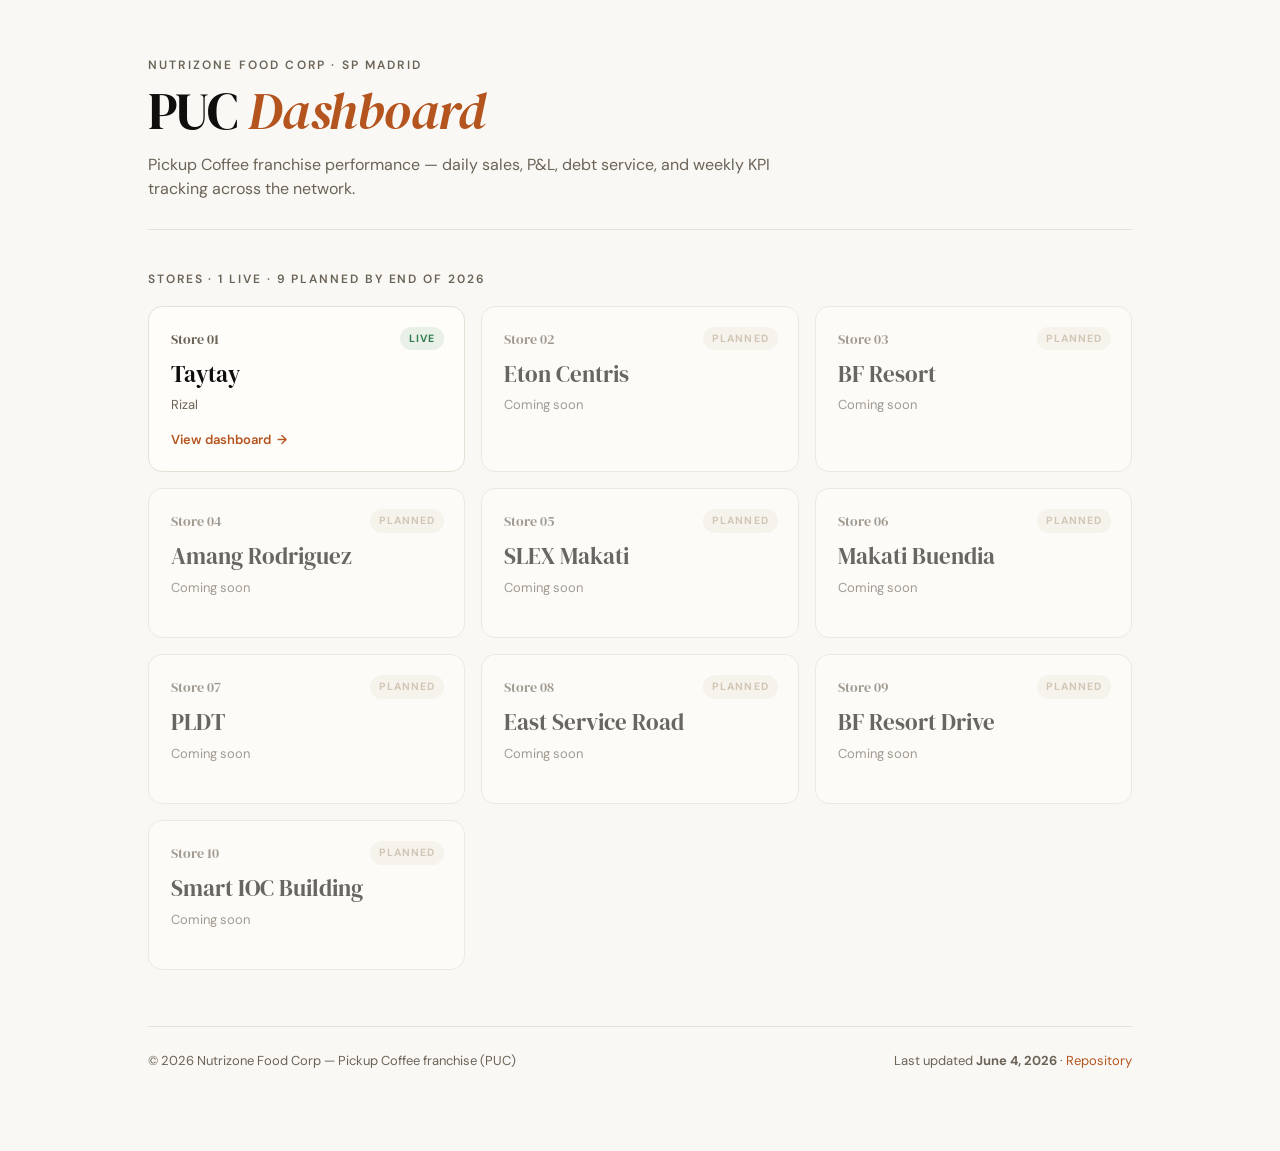
<file: index.html>
<!DOCTYPE html>
<html lang="en">
<head>
  <meta charset="UTF-8" />
  <meta name="viewport" content="width=device-width, initial-scale=1.0" />
  <title>PUC Dashboard — Nutrizone Food Corp</title>
  <link rel="preconnect" href="https://fonts.googleapis.com" />
  <link rel="preconnect" href="https://fonts.gstatic.com" crossorigin />
  <link href="https://fonts.googleapis.com/css2?family=DM+Serif+Display:ital@0;1&family=DM+Sans:opsz,wght@9..40,400;9..40,500;9..40,600;9..40,700&display=swap" rel="stylesheet" />
  <style>
    :root {
      --cream: #faf8f4;
      --ink: #0f0e0c;
      --muted: #6b6357;
      --line: #e6e0d6;
      --card: #fffdf9;
      --accent: #b4541f;
      --live: #2f7d4f;
      --planned: #b8a98f;
    }
    * { box-sizing: border-box; margin: 0; padding: 0; }
    body {
      font-family: "DM Sans", system-ui, sans-serif;
      background: var(--cream);
      color: var(--ink);
      line-height: 1.5;
      -webkit-font-smoothing: antialiased;
    }
    .wrap { max-width: 1040px; margin: 0 auto; padding: 56px 28px 80px; }

    header.masthead { border-bottom: 1px solid var(--line); padding-bottom: 28px; margin-bottom: 40px; }
    .brand-eyebrow {
      font-size: 12px; letter-spacing: 0.18em; text-transform: uppercase;
      color: var(--muted); font-weight: 600; margin-bottom: 10px;
    }
    h1 {
      font-family: "DM Serif Display", Georgia, serif;
      font-weight: 400; font-size: clamp(34px, 5vw, 52px);
      line-height: 1.05; letter-spacing: -0.01em;
    }
    h1 .accent { color: var(--accent); font-style: italic; }
    .subtitle { margin-top: 14px; color: var(--muted); font-size: 16px; max-width: 60ch; }

    .section-label {
      font-size: 12px; letter-spacing: 0.16em; text-transform: uppercase;
      color: var(--muted); font-weight: 600; margin-bottom: 18px;
    }

    .grid {
      display: grid; gap: 16px;
      grid-template-columns: repeat(auto-fill, minmax(240px, 1fr));
    }

    .store {
      display: block; text-decoration: none; color: inherit;
      background: var(--card); border: 1px solid var(--line);
      border-radius: 14px; padding: 22px 22px 20px;
      transition: transform .15s ease, box-shadow .15s ease, border-color .15s ease;
      position: relative; min-height: 150px;
    }
    .store.live:hover {
      transform: translateY(-3px);
      box-shadow: 0 10px 30px rgba(15,14,12,0.08);
      border-color: #d8cfc0;
    }
    .store.planned { opacity: 0.62; cursor: default; }

    .store .num {
      font-family: "DM Serif Display", serif; font-size: 14px;
      color: var(--muted); margin-bottom: 12px;
    }
    .store .name {
      font-family: "DM Serif Display", serif; font-size: 23px;
      line-height: 1.1; margin-bottom: 8px;
    }
    .store .meta { font-size: 13px; color: var(--muted); }

    .badge {
      position: absolute; top: 20px; right: 20px;
      font-size: 10.5px; letter-spacing: 0.1em; text-transform: uppercase;
      font-weight: 700; padding: 4px 9px; border-radius: 999px;
    }
    .badge.live { color: var(--live); background: rgba(47,125,79,0.10); }
    .badge.planned { color: var(--planned); background: rgba(184,169,143,0.16); }

    .store.live .cta {
      margin-top: 16px; font-size: 13px; font-weight: 600;
      color: var(--accent); display: inline-flex; align-items: center; gap: 6px;
    }
    .store.live .cta::after { content: "→"; transition: transform .15s ease; }
    .store.live:hover .cta::after { transform: translateX(3px); }

    footer {
      margin-top: 56px; padding-top: 24px; border-top: 1px solid var(--line);
      display: flex; flex-wrap: wrap; gap: 8px 24px; justify-content: space-between;
      font-size: 13px; color: var(--muted);
    }
    footer a { color: var(--accent); text-decoration: none; }
  </style>
</head>
<body>
  <div class="wrap">
    <header class="masthead">
      <div class="brand-eyebrow">Nutrizone Food Corp · SP Madrid</div>
      <h1>PUC <span class="accent">Dashboard</span></h1>
      <p class="subtitle">Pickup Coffee franchise performance — daily sales, P&amp;L, debt service, and weekly KPI tracking across the network.</p>
    </header>

    <div class="section-label">Stores · 1 live · 9 planned by end of 2026</div>
    <div class="grid">

      <a class="store live" href="stores/taytay/index.html">
        <span class="badge live">Live</span>
        <div class="num">Store 01</div>
        <div class="name">Taytay</div>
        <div class="meta">Rizal</div>
        <span class="cta">View dashboard</span>
      </a>

      <div class="store planned">
        <span class="badge planned">Planned</span>
        <div class="num">Store 02</div>
        <div class="name">Eton Centris</div>
        <div class="meta">Coming soon</div>
      </div>

      <div class="store planned">
        <span class="badge planned">Planned</span>
        <div class="num">Store 03</div>
        <div class="name">BF Resort</div>
        <div class="meta">Coming soon</div>
      </div>

      <div class="store planned">
        <span class="badge planned">Planned</span>
        <div class="num">Store 04</div>
        <div class="name">Amang Rodriguez</div>
        <div class="meta">Coming soon</div>
      </div>

      <div class="store planned">
        <span class="badge planned">Planned</span>
        <div class="num">Store 05</div>
        <div class="name">SLEX Makati</div>
        <div class="meta">Coming soon</div>
      </div>

      <div class="store planned">
        <span class="badge planned">Planned</span>
        <div class="num">Store 06</div>
        <div class="name">Makati Buendia</div>
        <div class="meta">Coming soon</div>
      </div>

      <div class="store planned">
        <span class="badge planned">Planned</span>
        <div class="num">Store 07</div>
        <div class="name">PLDT</div>
        <div class="meta">Coming soon</div>
      </div>

      <div class="store planned">
        <span class="badge planned">Planned</span>
        <div class="num">Store 08</div>
        <div class="name">East Service Road</div>
        <div class="meta">Coming soon</div>
      </div>

      <div class="store planned">
        <span class="badge planned">Planned</span>
        <div class="num">Store 09</div>
        <div class="name">BF Resort Drive</div>
        <div class="meta">Coming soon</div>
      </div>

      <div class="store planned">
        <span class="badge planned">Planned</span>
        <div class="num">Store 10</div>
        <div class="name">Smart IOC Building</div>
        <div class="meta">Coming soon</div>
      </div>

    </div>

    <footer>
      <span>© 2026 Nutrizone Food Corp — Pickup Coffee franchise (PUC)</span>
      <span>Last updated <strong>June 4, 2026</strong> · <a href="https://github.com/angelo-madrid/PUC_Dashboard">Repository</a></span>
    </footer>
  </div>
</body>
</html>
</file>
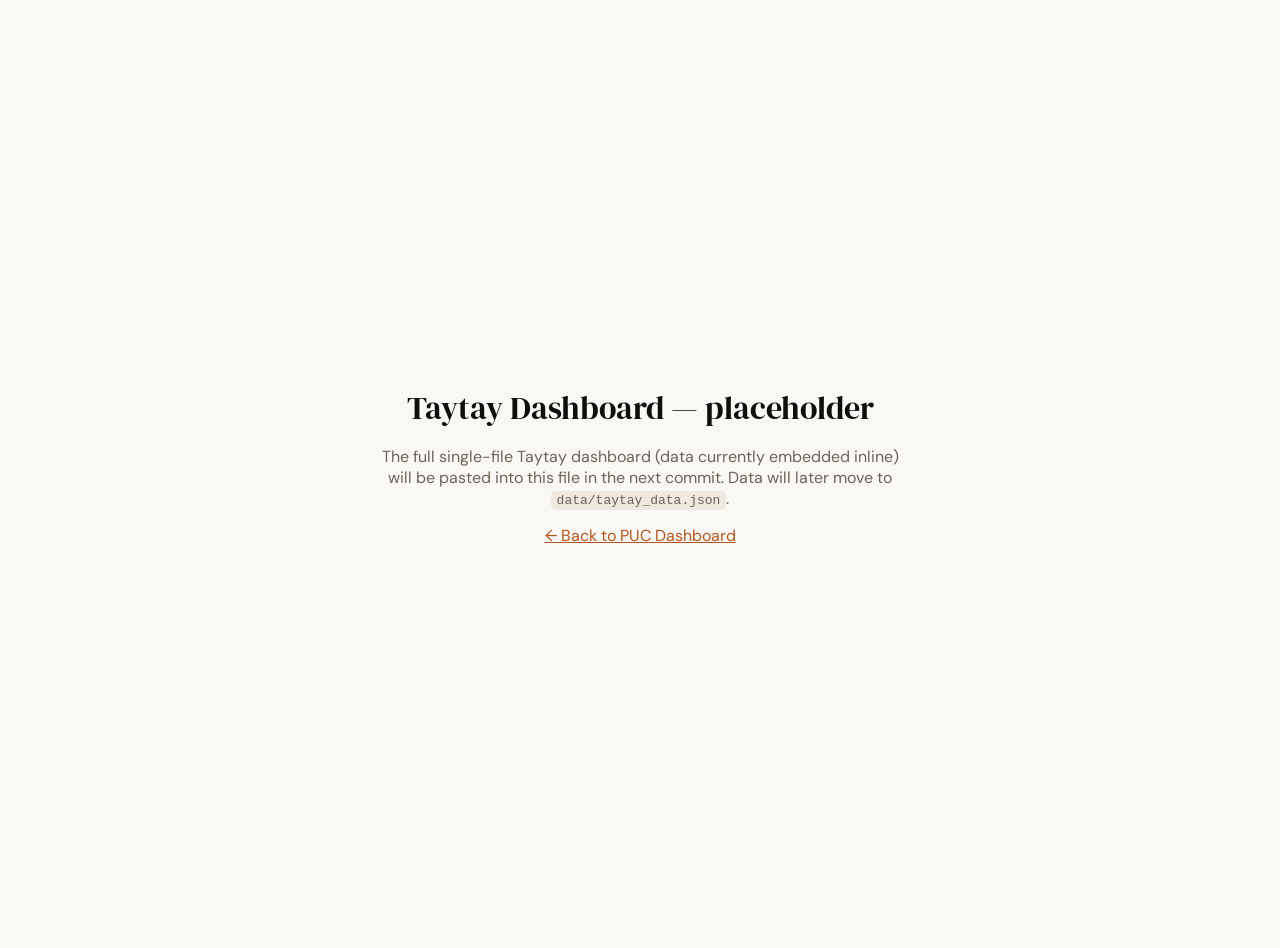
<file: stores/taytay/index.html>
<!DOCTYPE html>
<html lang="en">
<head>
  <meta charset="UTF-8" />
  <meta name="viewport" content="width=device-width, initial-scale=1.0" />
  <title>Taytay — PUC Dashboard (placeholder)</title>
  <link href="https://fonts.googleapis.com/css2?family=DM+Serif+Display&family=DM+Sans:opsz,wght@9..40,400;9..40,600&display=swap" rel="stylesheet" />
  <style>
    body { font-family: "DM Sans", sans-serif; background: #faf8f4; color: #0f0e0c; display: grid; place-items: center; min-height: 100vh; margin: 0; text-align: center; padding: 24px; }
    h1 { font-family: "DM Serif Display", serif; font-weight: 400; font-size: 32px; margin: 0 0 12px; }
    p { color: #6b6357; max-width: 48ch; }
    code { background: #efe9df; padding: 2px 6px; border-radius: 5px; font-size: 13px; }
    a { color: #b4541f; }
  </style>
</head>
<body>
  <div>
    <h1>Taytay Dashboard — placeholder</h1>
    <p><!-- Dashboard HTML to be pasted here. -->
       The full single-file Taytay dashboard (data currently embedded inline)
       will be pasted into this file in the next commit. Data will later move to
       <code>data/taytay_data.json</code>.</p>
    <p><a href="../../index.html">← Back to PUC Dashboard</a></p>
  </div>
</body>
</html>
</file>
